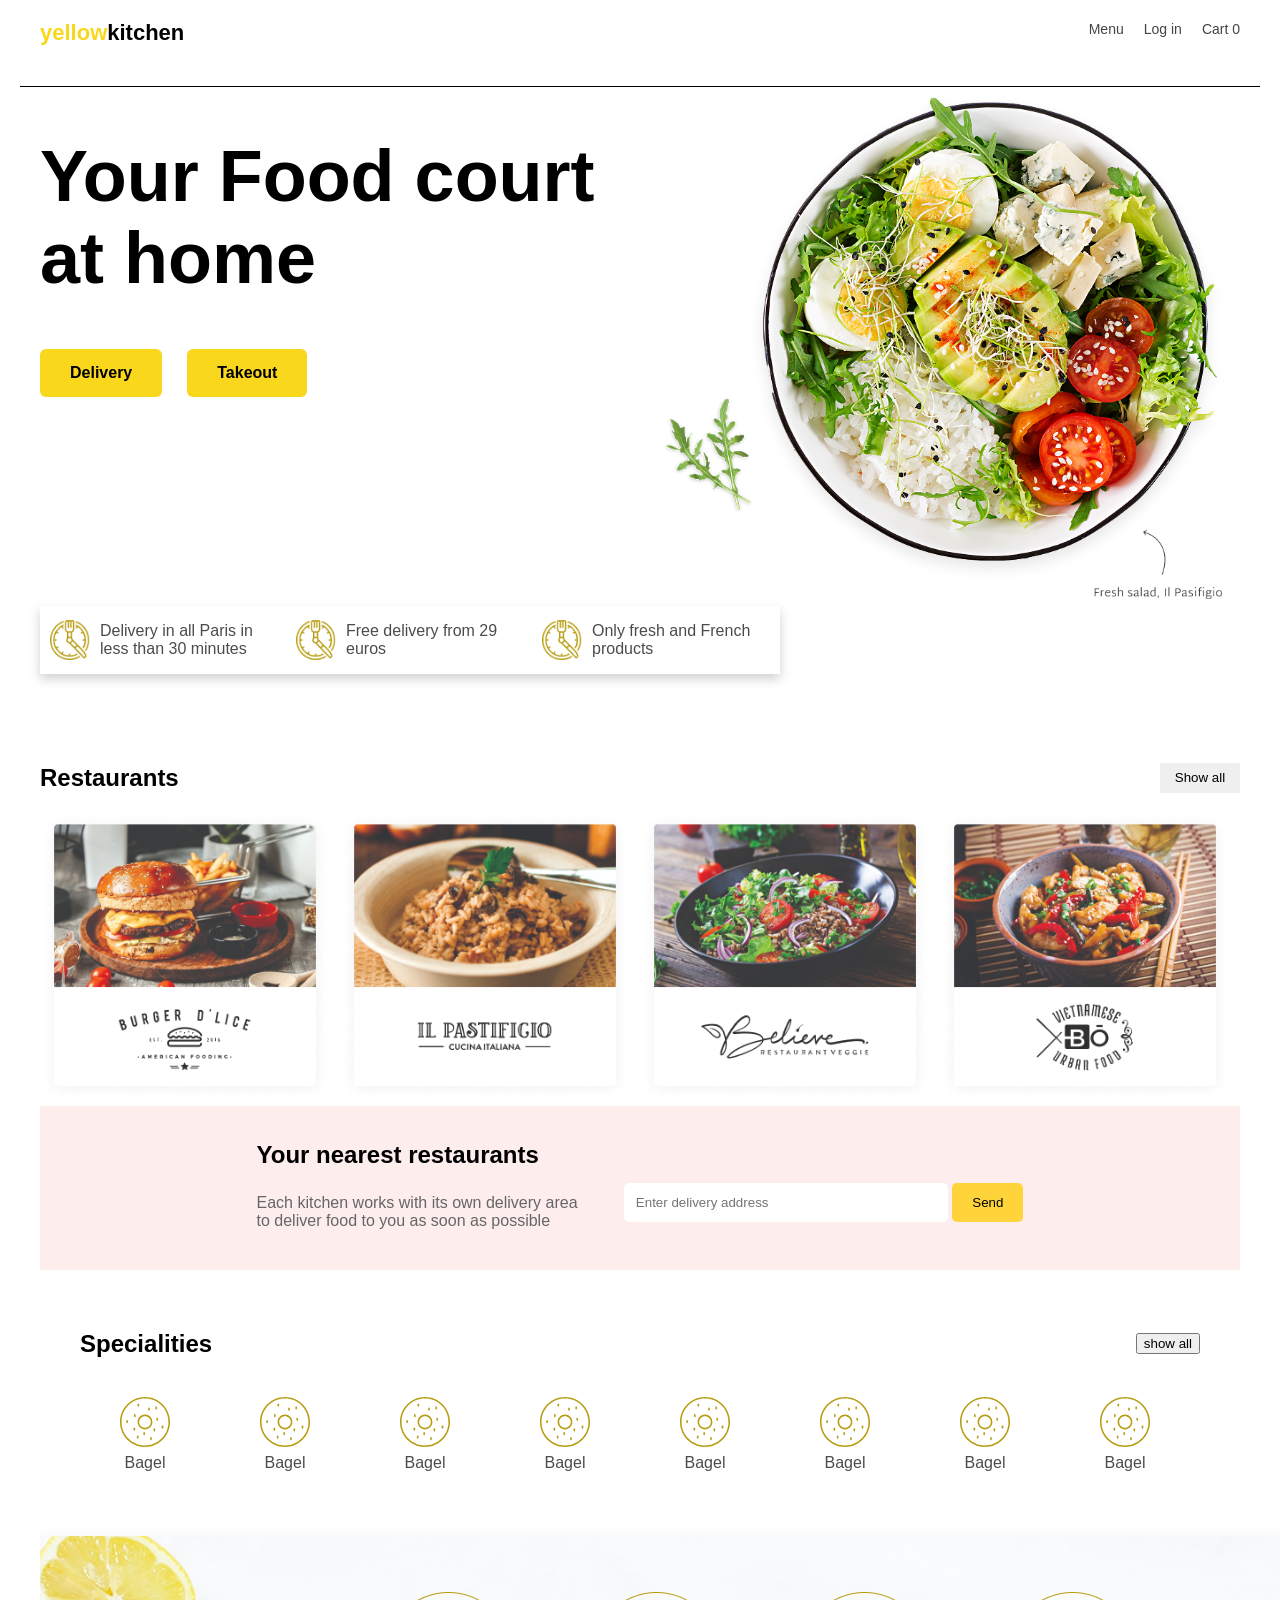
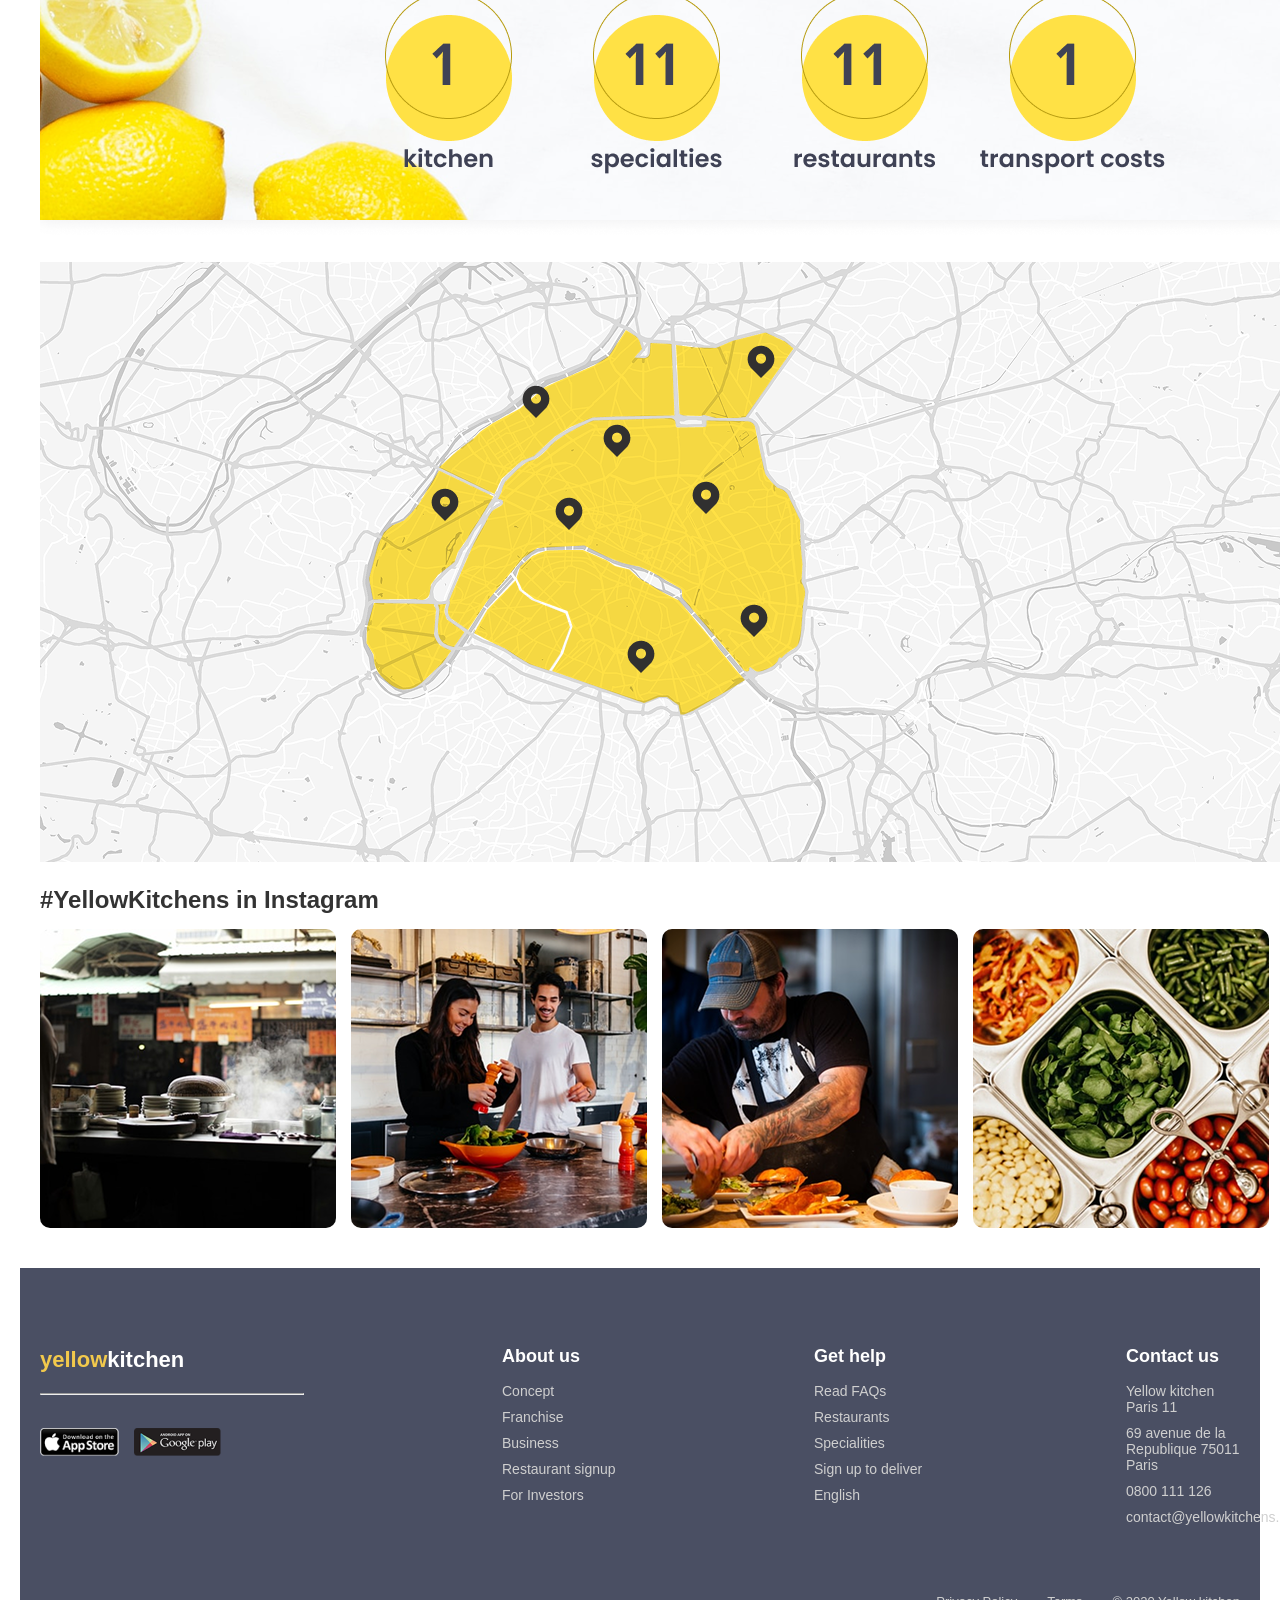
<file: index.html>
<!DOCTYPE html>
<html lang="ru">

<head>
  <meta charset="UTF-8">
  <meta name="viewport" content="width=device-width, initial-scale=1.0">
  <title>Yellow Kitchen</title>
  <link rel="stylesheet" href="style.css">
</head>

<body>

  <!-- Navbar -->
  <header class="header">
    <div class="header_container">

      <div class="logo">
        <span class="yellow">yellow</span>kitchen
      </div>

      <nav>
        <ul class="nav-links">
           <li><a href="menu.html">Menu</a></li>
          <li><a href="login.html">Log in</a></li>
          <li><a href="cart.html"> Cart 0</a></li>
        </ul>
      </nav>


    </div>
  </header>

  <!-- Main content -->
  <main class="main-content">
<div class="container">
    <!-- Левый блок с текстом -->
    <div class="text-block">

      <div class="text_content">
        <h1 class="title">Your Food court at home</h1>

        <div class="buttons">
          <button>Delivery</button>
          <button>Takeout</button>
        </div>
      </div>

      <div class="image-block">
        <img src="./images/Photo.png" alt="Fresh salad">
      </div>

    </div>
     <div class="features">
  
  <div class="feature">
    <img src="./images/Food delivery concept (Community) (1)/ic/infographic/Page 1.png" alt="">
    <p>Delivery in all Paris in less than 30 minutes</p>
  </div>

  <div class="feature">
    <img src="./images/Food delivery concept (Community) (1)/ic/infographic/Page 1.png" alt="">
    <p>Free delivery from 29 euros</p>
  </div>

  <div class="feature">
    <img src="./images/Food delivery concept (Community) (1)/ic/infographic/Page 1.png" alt="">
    <p>Only fresh and French products</p>
  </div>

</div>


  <section class="restaurants">
  <div class="restaurants-header">
    <h2>Restaurants</h2>
    
  <button class="restaurant_btn">Show all</button>
  </div>

  <div class="restaurants-grid">

    <div class="restaurant-card">
      <img src="./images/restaurant.png" alt="Burger">
    </div>

    <div class="restaurant-card">
      <img src="./images/restaurant2.png" alt="Pasta">
    </div>

    <div class="restaurant-card">
      <img src="./images/restaurant3.png" alt="Salad">
    </div>

    <div class="restaurant-card">
      <img src="./images/restaurant4.png" alt="Asian">
    </div>

  </div>
</section>
<!-- Блок поиска -->
<section class="search-block">

    <div class="search-text">
        <h1>Your nearest restaurants</h1>
        <p>Each kitchen works with its own delivery area <br> to deliver food to you as soon as possible</p>
    </div>

    <div class="search-box">
        <input type="text" placeholder="Enter delivery address">
        <button>Send</button>
    </div>

</section>
<!-- Блок категорий -->
<section class="categories">
    <div class="title">
        <h2>Specialities</h2>
        <button class="show-all">show all</button>
    </div>

    <div class="category-list">
        <div class="category">
            <img class="category__img" src="./images/Group.svg" alt="Bagel">
            <span>Bagel</span>
        </div>
        <div class="category">
            <img class="category__img" src="./images/Group.svg" alt="Bagel">
            <span>Bagel</span>
        </div>
         <div class="category">
            <img class="category__img" src="./images/Group.svg" alt="Bagel">
            <span>Bagel</span>
        </div>
         <div class="category">
            <img class="category__img" src="./images/Group.svg" alt="Bagel">
            <span>Bagel</span>
        </div>
         <div class="category">
            <img class="category__img" src="./images/Group.svg" alt="Bagel">
            <span>Bagel</span>
        </div>
         <div class="category">
            <img class="category__img" src="./images/Group.svg" alt="Bagel">
            <span>Bagel</span>
        </div>
         <div class="category">
            <img class="category__img" src="./images/Group.svg" alt="Bagel">
            <span>Bagel</span>
        </div>
         <div class="category">
            <img class="category__img" src="./images/Group.svg" alt="Bagel">
            <span>Bagel</span>
        </div>
    </div>
</section>
<!-- Блок статистики -->
<section class="staдts">
      <img src="./images/лимон.png" alt="">
</section>
<div class="stat">
<img src="./images/карта.png" alt="">
</div> 


    <div class="instagram-section">
      <h2>#YellowKitchens in Instagram</h2>
      <div class="instagram-images">
        <img src="./images/инст1.png" alt="">
        <img src="./images/инст2.png" alt="">
        <img src="./images/инст3.png" alt="">
        <img src="./images/инст4.png" alt="">
      </div>
    </div>

</div>
  </main>

 
    <footer class="footer">
  <div class="footer-container">

    <div class="footer-col logo-col">
      <h2 class="logo"><span>yellow</span>kitchen</h2>
      <hr>
      <div class="app-buttons">
      </div>



      <div class="stores">
        <img src="./images/ффф.png" alt="App Store">
        
        <img src="./images/ккк.png" alt="Google Play">
      </div>

      <div class="socials">
        <i class="fa-brands fa-instagram"></i>
        <i class="fa-brands fa-twitter"></i>
        <i class="fa-brands fa-facebook"></i>
      </div>
    </div>

    <div class="footer-col">
      <h3>About us</h3>
      <ul>
        <li>Concept</li>
        <li>Franchise</li>
        <li>Business</li>
        <li>Restaurant signup</li>
        <li>For Investors</li>
      </ul>
    </div>

    <div class="footer-col">
      <h3>Get help</h3>
      <ul>
        <li>Read FAQs</li>
        <li>Restaurants</li>
        <li>Specialities</li>
        <li>Sign up to deliver</li>
        <li>English</li>
      </ul>
    </div>

    <div class="footer-col">
      <h3>Contact us</h3>
      <ul>
        <li>Yellow kitchen Paris 11</li>
        <li>69 avenue de la Republique 75011 Paris</li>
        <li>0800 111 126</li>
        <li>contact@yellowkitchens.com</li>
      </ul>
    </div>

  </div>

  <div class="footer-bottom">
    <p>Privacy Policy</p>
    <p>Terms</p>
    <p>© 2020 Yellow kitchen</p>
  </div>

</footer>
<meta name="viewport" content="width=device-width, initial-scale=1.0">
</body>
</html>
</file>
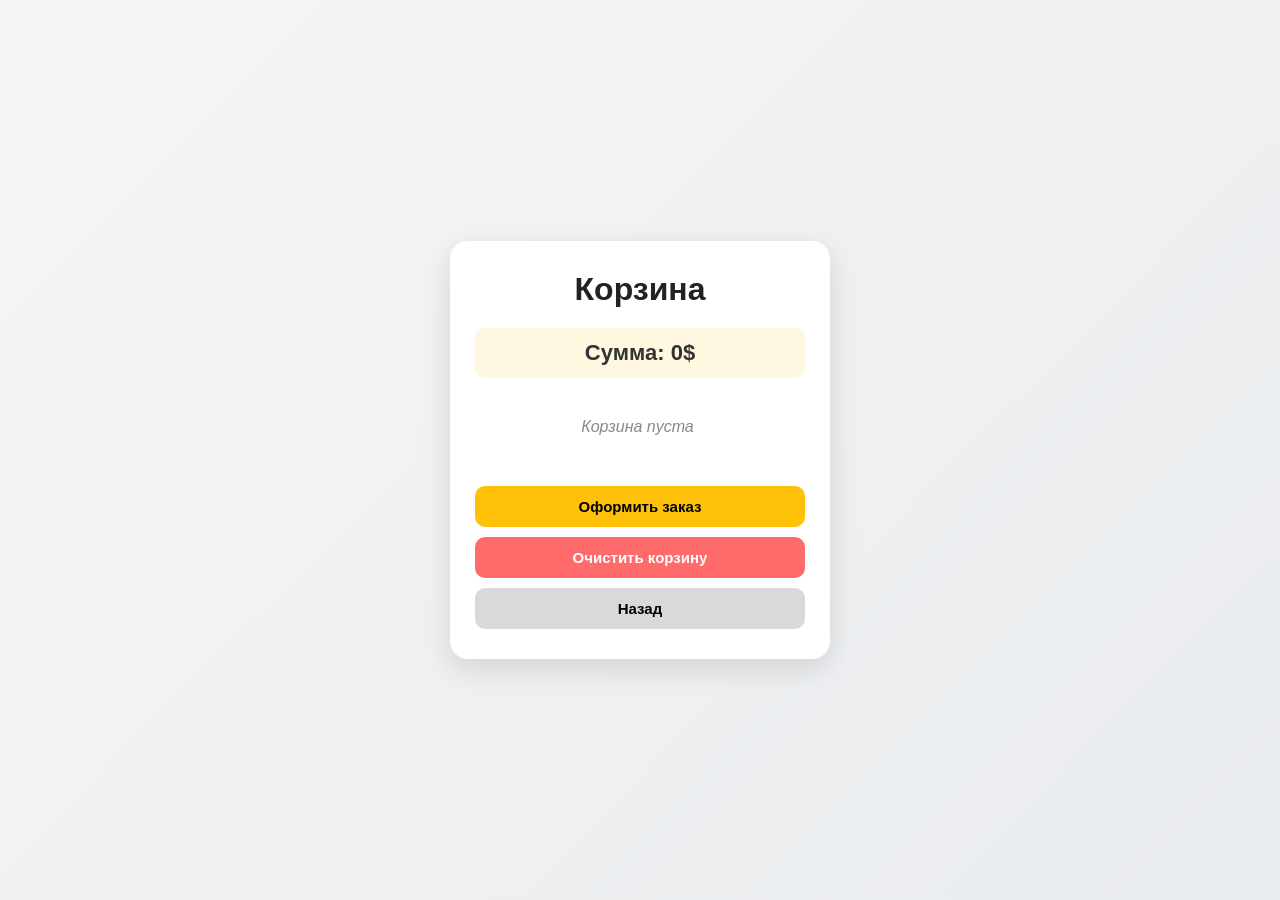
<file: cart.html>
<!DOCTYPE html>
<html lang="ru">
<head>
  <meta charset="UTF-8" />
  <meta name="viewport" content="width=device-width, initial-scale=1.0" />
  <title>Корзина</title>
  
        <link rel="stylesheet" href="cart.css">
</head>
<body>

  <div class="cart-box">
    <h2>Корзина</h2>

    <div class="sum">Сумма: <span id="total">0</span>$</div>

    <div id="cart-items" class="cart-items">
      <div class="empty">Корзина пуста</div>
    </div>

    <button class="order" onclick="checkout()">Оформить заказ</button>
    <button class="clear" onclick="clearCart()">Очистить корзину</button>
    <button class="back" onclick="goBack()">Назад</button>
  </div>

  <script>
    function loadCart() {
      const cart = JSON.parse(localStorage.getItem("cart")) || [];
      const cartItems = document.getElementById("cart-items");
      const totalElement = document.getElementById("total");

      cartItems.innerHTML = "";
      let total = 0;

      if (cart.length === 0) {
        cartItems.innerHTML = '<div class="empty">Корзина пуста</div>';
        totalElement.textContent = "0";
        return;
      }

      cart.forEach((item) => {
        total += item.price;

        const div = document.createElement("div");
        div.className = "cart-item";
        div.innerHTML = `
          <span>${item.name}</span>
          <span>$${item.price}</span>
        `;

        cartItems.appendChild(div);
      });

      totalElement.textContent = total;
    }

    function checkout() {
      const cart = JSON.parse(localStorage.getItem("cart")) || [];

      if (cart.length === 0) {
        alert("Корзина пуста");
        return;
      }

      alert("Заказ оформлен!");
      localStorage.removeItem("cart");
      loadCart();
    }

    function clearCart() {
      localStorage.removeItem("cart");
      loadCart();
    }

    function goBack() {
      window.location.href = "menu.html";
    }

    loadCart();
  </script>

</body>
</html>
</file>
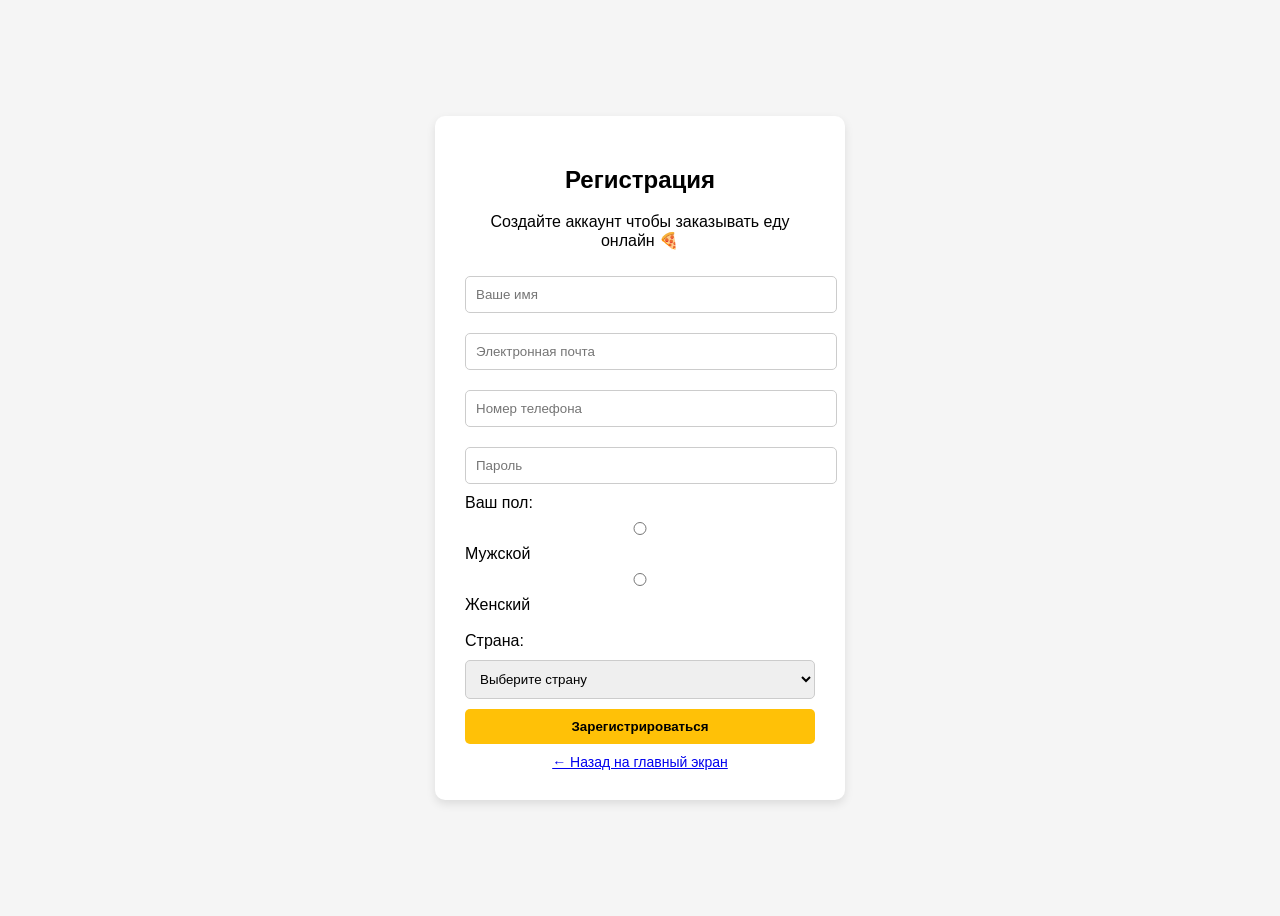
<file: login.html>
<!DOCTYPE html>
<html lang="ru">
<head>
<meta charset="UTF-8">
<meta name="viewport" content="width=device-width, initial-scale=1.0">
<title>Регистрация</title>

<style>

body{
  font-family: Arial;
  background:#f5f5f5;
  display:flex;
  justify-content:center;
  align-items:center;
  height:100vh;
}

.form-box{
  background:white;
  padding:30px;
  border-radius:10px;
  width:350px;
  box-shadow:0 4px 10px rgba(0,0,0,0.1);
}

.form-box h2{
  text-align:center;
}

input, select{
  width:100%;
  padding:10px;
  margin:10px 0;
  border:1px solid #ccc;
  border-radius:5px;
}

button{
  width:100%;
  padding:10px;
  background:#FFC107;
  border:none;
  border-radius:5px;
  font-weight:bold;
  cursor:pointer;
}

button:hover{
  background:#ffb300;
}

.link{
  text-align:center;
  margin-top:10px;
  font-size:14px;
}

</style>

</head>

<body>

<div class="form-box">

<h2>Регистрация</h2>

<p style="text-align:center;">Создайте аккаунт чтобы заказывать еду онлайн 🍕</p>

<form action="index.html">

<input type="text" placeholder="Ваше имя" required>

<input type="email" placeholder="Электронная почта" required>

<input type="tel" placeholder="Номер телефона" required>

<input type="password" placeholder="Пароль" required>

<label>Ваш пол:</label><br>

<input type="radio" name="gender"> Мужской<br>
<input type="radio" name="gender"> Женский<br><br>

<label>Страна:</label>

<select>
<option>Выберите страну</option>
<option>Казахстан</option>
<option>Россия</option>
<option>Кыргызстан</option>
<option>Узбекистан</option>
</select>

<button type="submit">Зарегистрироваться</button>

</form>

<div class="link">
<a href="index.html">← Назад на главный экран</a>
</div>

</div>

</body>
</html>
</file>
<file: style.css>
/* Общие стили */
body {
  margin: 0 auto;
  background-color: #fff;
  font-family: 'Inter', sans-serif;
  padding: 0 20px;
}

.header {
  padding: 20px;
  border-bottom: 1px solid black;
}

.header_container {
  max-width: 1200px;
  display: flex;
  justify-content: space-between;
  margin: 0 auto;
}
.container{
  max-width: 1200px;
  margin: 0 auto;
}
/* Navbar */
.navbar {
  display: flex;
  justify-content: space-between;
  align-items: center;
  height: 72px;
  padding: 0 20px;
  border-bottom: 1px solid #ddd;
}

.logo {
  font-weight: 600;
  font-size: 20px;
}

.logo .yellow {
  color: #f9d71c;
  font-weight: 700;
}

.nav-links {
  list-style: none;
  display: flex;
  gap: 20px;
  align-items: center;
  margin: 0;
  padding: 0;
}

.nav-links li a {
  text-decoration: none;
  color: #444;
  font-size: 14px;
  transition: 0.3s;
}

.nav-links li a:hover {
  color: orange;
}

/* Main content */
.main-content {
  max-width: 1200px;
  margin: 0 auto;
}

.text_content {
  display: flex;
  flex-direction: column;
  gap: 30px;
}

.text-block {
  display: flex;
  justify-content: space-between;
}

.text-block h1 {
  font-size: 72px;
  margin-bottom: 20px;
}

.buttons {
  display: flex;
  gap: 25px;
  margin-bottom: 15px;
}

.buttons button {
  padding: 15px 30px;
  border: none;
  background-color: #f9d71c;
  color: #000;
  cursor: pointer;
  border-radius: 6px;
  font-size: 16px;
  font-weight: 600;
}

.delivery-info {
  font-size: 14px;
  color: #666;
}

/* Фото справа */
.image-block img {
  width: 100%;
}

.info-section {
  display: flex;
  justify-content: space-between;
  background: #f7f7f7;
  padding: 25px 40px;
  margin-top: 40px;
  border-radius: 10px;
}

.services {
  width: 60%;
  margin-left: 0px;
}

.services img {
  width: 40px;
}

.info-box {
  display: flex;
  align-items: center;
  gap: 15px;
  font-size: 14px;
  color: #555;
}
.restaurants-grid {
  display: flex;
  gap: 10px;
 
}
.restaurants{
  padding-top: 70px;

  
}
.restaurant-card img{
 width: 290px;
}
.restaurants-header{
  display: flex;
  justify-content: space-between;
  align-items: center;
}
.restaurant_btn{
height: 30px;
width: 80px;
border: none;
}
.features{
  display: flex;
  gap: 30px;
  width: 60%;
  padding: 0 10px;
  box-shadow: 0 5px 10px rgba(107, 104, 104, 0.3);
}
.feature{
  display: flex;
  align-items: center;
  gap: 10px;
  width: 30%;
}
.feature img{
  width: 40px;
}
.feature p{
  opacity: 0.7;
}
/* SEARCH BLOCK */

.search-block{
display: flex;
background:#fdeded;
justify-content: center;
align-items: center;
gap: 40px;
}

.search-block h1{
padding-bottom: 5px;
padding-left: 0px;
padding-right: 45px;
padding-top: 15px;
}
.search-block p{
margin-bottom: 40px;
color:#666
}
.search-box{
margin-top:30px;
}

.search-box input{
padding:12px;
width:300px;
border:none;
border-radius:5px;
}

.search-box button{
padding:12px 20px;
background:#FFD43B;
border:none;
border-radius:5px;
cursor:pointer;
}
/* CATEGORIES */

.categories{
padding:40px;
background:white;
}

.title{
display:flex;
justify-content:space-between;
align-items:center;
}

.category-list{
display:flex;
gap: 10px;
margin-top:10px;
flex-wrap:wrap;
}

.category{
width: 100px;  
padding:10px 15px;
background:#ffffff;
border-radius:10px;
display: flex;
flex-direction: column;
align-items: center;
gap: 7px;
}
.category__img{
  width: 50px;
}
/* STATS */
.category span{
  opacity: 0.7;
}
.stat{
  padding-top: 20px;
}


/* Блок с текстом и маленькими картинками */
.instagram-section {
  text-align: left;
}

.instagram-section h2 {
  font-size: 24px;
  margin-bottom: 15px;
  color: #333;
}

.instagram-images {
  display: flex;
  gap: 15px;
}

.instagram-images img {
  width: 100%;
  max-width: 300px;
  border-radius: 10px;
  object-fit: cover;
}

/* Адаптив для мобильных */
@media (max-width: 768px) {
  .instagram-images {
    flex-direction: column;
    align-items: center;
  }

  .instagram-images img {
    max-width: 90%;
  }
}
.footer{
    background:#4a4f63;
    color:white;
    padding-top: 60px;
    margin-top: 40px;
}

.footer-container{
    width:1200px;
    margin:auto;
    display:flex;
    justify-content:space-between;
}

.footer-col{
    width:22%;
}

.logo{
    font-size:22px;
    margin-bottom:20px;
}

.logo span{
    color:#f2c94c;
}

.footer-col h3{
  margin-left: 150px;
  margin-bottom:15px;
  font-size:18px;
}

.footer-col ul{
  margin-left: 150px;
    list-style:none;
    padding:0;
}

.footer-col ul li{

    margin-bottom:10px;
    color:#cfcfcf;
    font-size:14px;
}


.stores{
  display: flex;
  gap: 15px;
  padding-top: 25px;
}

.socials{
    margin-top:20px;
}

.socials i{
    margin-right:15px;
    font-size:18px;
}

.footer-bottom{
    width:1200px;
    margin:40px auto 0;
    display:flex;
    justify-content:flex-end;
    gap:30px;
    font-size:13px;
    color:#cfcfcf;
}

@media (max-width:1024px){

body{
padding:0 15px;
}

.header_container{
max-width:100%;
}

.container{
max-width:100%;
}

.main-content{
max-width:100%;
}

/* HERO */

.text-block{
flex-direction:column;
gap:40px;
}

.text-block h1{
font-size:45px;
text-align:center;
}

.image-block img{
max-width:100%;
}

/* FEATURES */

.features{
width:100%;
flex-wrap:wrap;
justify-content:center;
padding:20px;
}

.feature{
width:100%;
}

/* RESTAURANTS */

.restaurants-grid{
flex-wrap:wrap;
justify-content:center;
gap:70px;
}

.restaurant-card img{
width:240px;
}

/* SEARCH */

.search-block{
flex-direction:column;
text-align:center;
padding:30px;
}

.search-box input{
width:250px;
}

/* CATEGORIES */

.category-list{
justify-content:center;
}

/* INSTAGRAM */

.instagram-images{
flex-wrap:wrap;
justify-content:center;
}

/* FOOTER */

.footer-container{
width:100%;
flex-wrap:wrap;
gap:40px;
}

.footer-col{
width:45%;
}

.footer-col h3,
.footer-col ul{
margin-left:0;
}

.footer-bottom{
width:100%;
justify-content:center;
flex-wrap:wrap;
}

}


/* ========================= */
/* MOBILE */
/* ========================= */

@media (max-width:768px){
.header{
  padding-bottom:0;
}

/* HERO */
  
  


.text-block h1{
font-size:36px;
}

.buttons{
flex-direction:column;
gap:10px;
}

.buttons button{
width:100%;
}

/* FEATURES */

.features{
flex-direction:column;
gap:20px;
}

.feature{
width:100%;
}

/* RESTAURANTS */

.restaurants-header{
flex-direction:row;
gap:10px;
}

.restaurants-grid{
flex-direction:column;
align-items:center;
gap: 0;
}

.restaurant-card img{
width:100%;
max-width:320px;
}

/* SEARCH */

.search-box input{
width:200px;
}

/* CATEGORIES */

.category{
width:80px;
}

/* INSTAGRAM */

.instagram-images{
flex-direction:column;
align-items:center;
}

.instagram-images img{
max-width:90%;
}

/* FOOTER */

.footer-container{
flex-direction:column;
text-align:center;
}

.footer-col{
width:100%;
}

.stores{
justify-content:center;
}

.socials{
display:flex;
justify-content:center;
}

.footer-bottom{
text-align:center;
}

}
</file>
<file: cart.css>
* {
      box-sizing: border-box;
    }

    body {
      margin: 0;
      font-family: Arial, sans-serif;
      min-height: 100vh;
      display: flex;
      justify-content: center;
      align-items: center;
      background: linear-gradient(135deg, #f5f5f5, #e9ecef);
    }

    .cart-box {
      width: 380px;
      background: #ffffff;
      border-radius: 18px;
      box-shadow: 0 10px 30px rgba(0, 0, 0, 0.12);
      padding: 30px 25px;
      text-align: center;
    }

    .cart-box h2 {
      margin: 0 0 20px;
      font-size: 32px;
      color: #222;
    }

    .sum {
      font-size: 22px;
      font-weight: bold;
      margin-bottom: 20px;
      color: #333;
      background: #fff8e1;
      padding: 12px;
      border-radius: 10px;
    }

    .cart-items {
      max-height: 220px;
      overflow-y: auto;
      margin-bottom: 20px;
      padding-right: 5px;
    }

    .cart-item {
      display: flex;
      justify-content: space-between;
      align-items: center;
      gap: 10px;
      padding: 12px 10px;
      margin-bottom: 10px;
      background: #f8f9fa;
      border-radius: 10px;
      font-size: 15px;
      color: #333;
    }

    .cart-item span:first-child {
      text-align: left;
      flex: 1;
    }

    .cart-item span:last-child {
      font-weight: bold;
      color: #000;
    }

    .empty {
      color: #888;
      font-style: italic;
      padding: 20px 0;
    }

    button {
      width: 100%;
      padding: 12px;
      margin-top: 10px;
      border: none;
      border-radius: 10px;
      font-size: 15px;
      font-weight: bold;
      cursor: pointer;
      transition: 0.2s;
    }

    .order {
      background: #ffc107;
      color: #000;
    }

    .order:hover {
      background: #e6ad00;
    }

    .back {
      background: #d9d9d9;
      color: #000;
    }

    .back:hover {
      background: #c7c7c7;
    }

    .clear {
      background: #ff6b6b;
      color: white;
    }

    .clear:hover {
      background: #e25555;
    }
</file>
